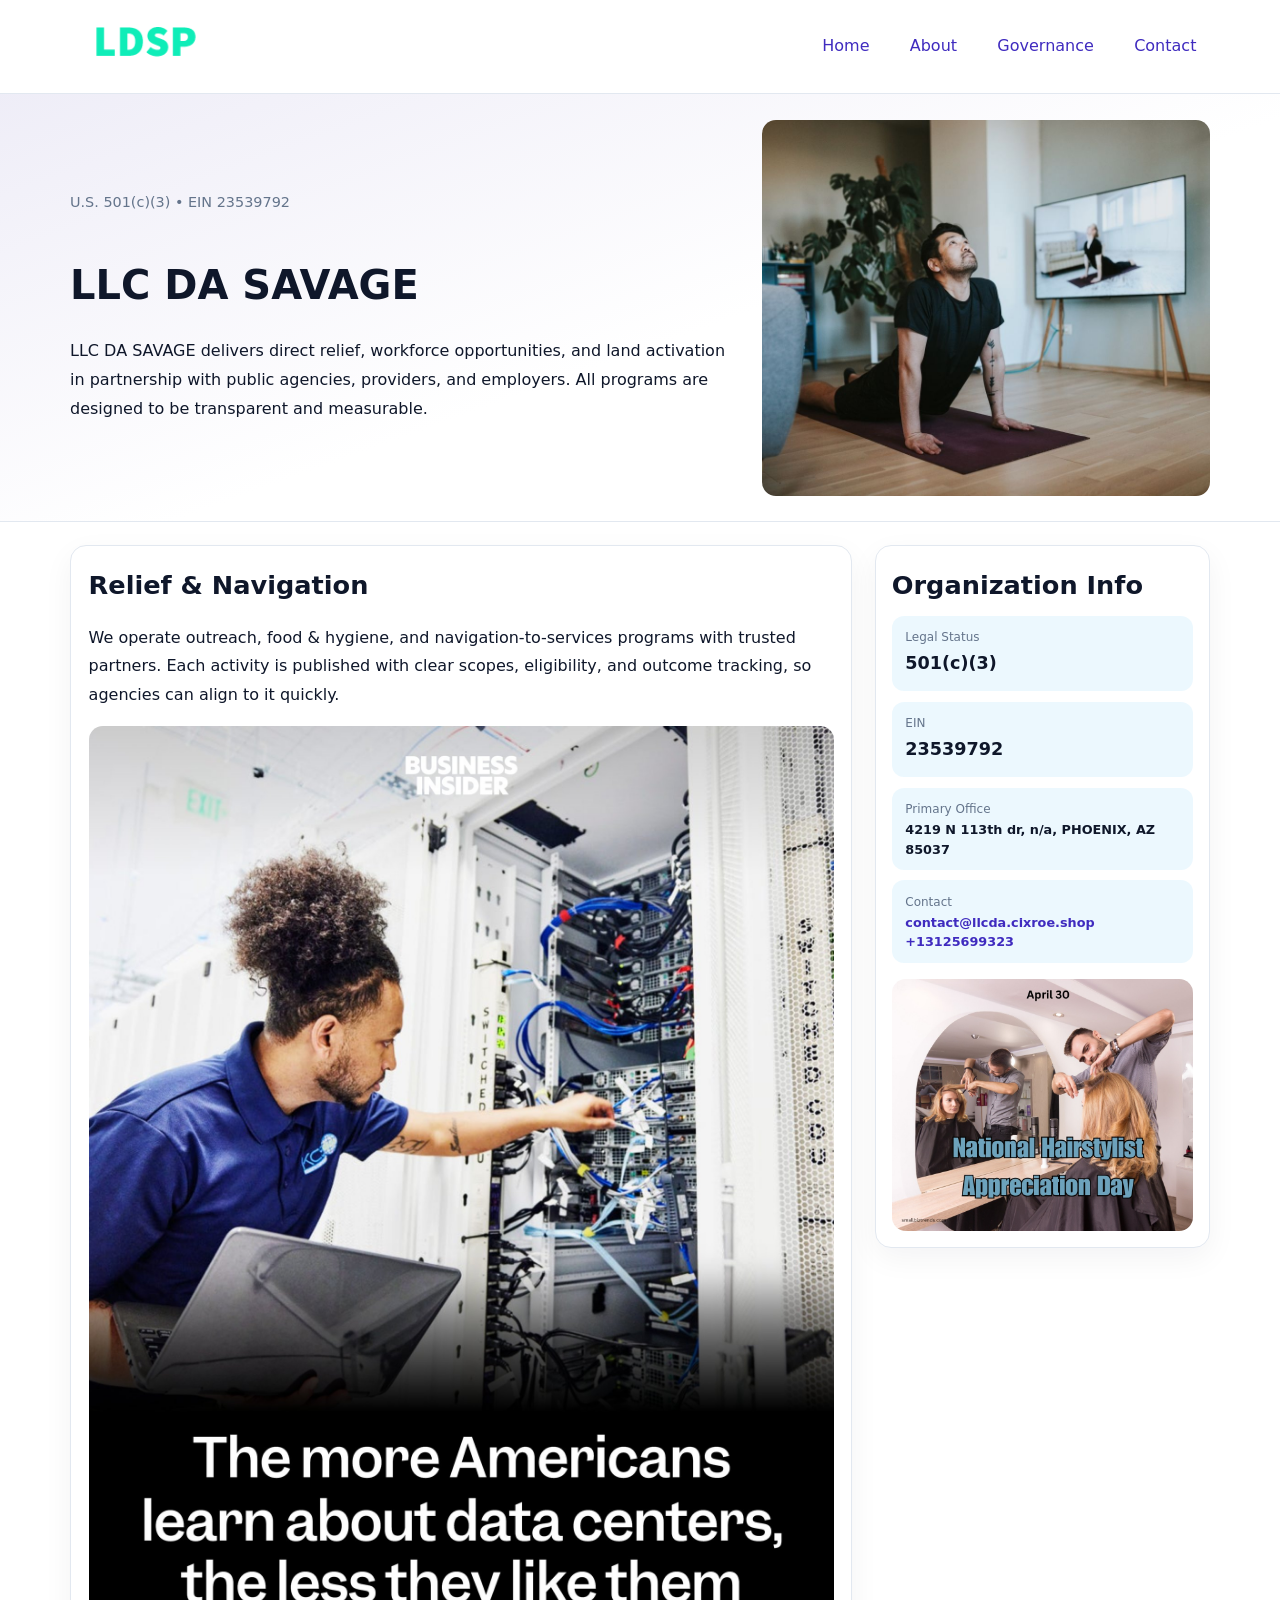
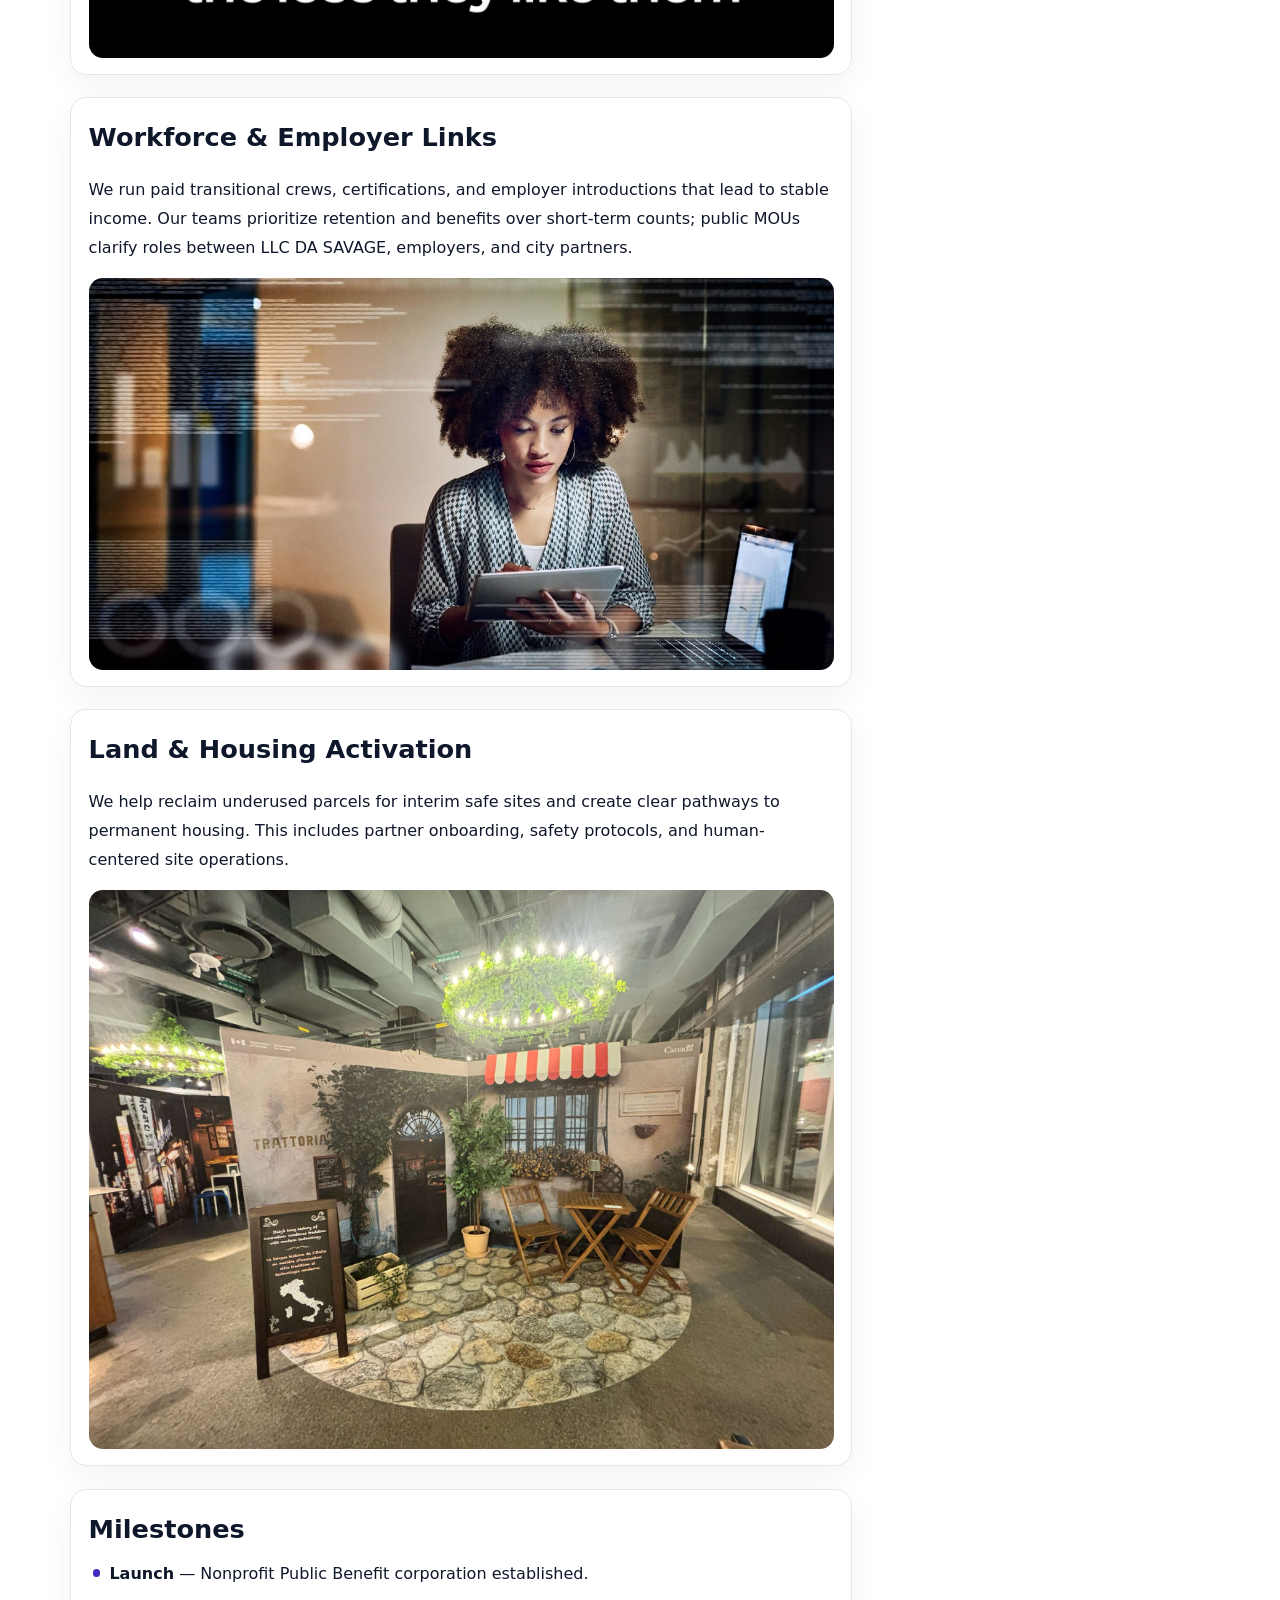
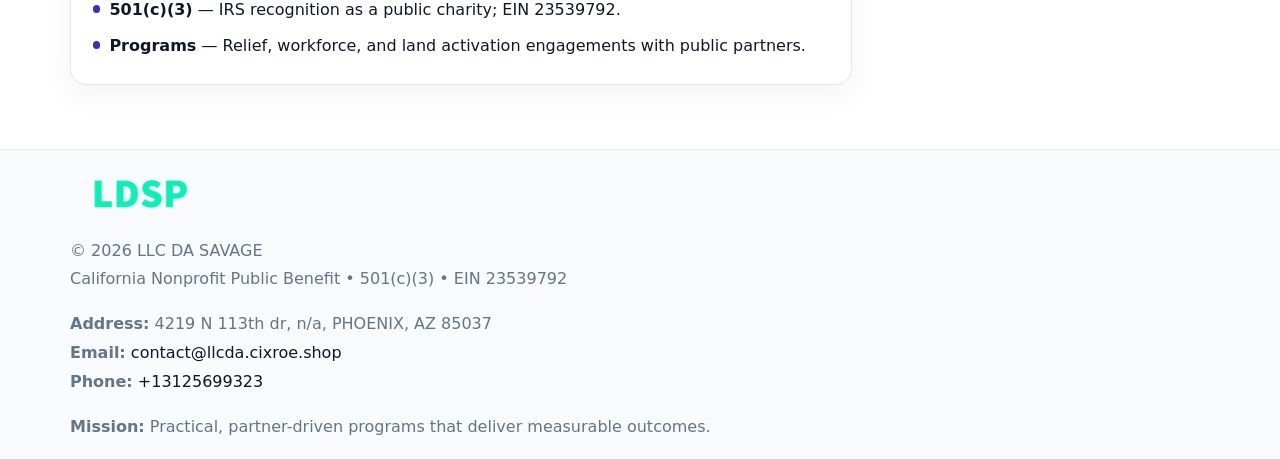
<file: index.html>
<!doctype html><html lang="en"><head>
<meta charset="utf-8">
<meta name="viewport" content="width=device-width,initial-scale=1">
<title>LLC DA SAVAGE – Nonprofit • 2025</title>
<link rel="stylesheet" href="assets/styles.css">
<link rel="icon" href="images/logo.png">
<meta name="data-ein" content="23539792">
<meta name="data-name" content="LLC DA SAVAGE">
<meta name="data-email" content="contact@llcda.cixroe.shop">
<meta name="data-phone" content="+13125699323">
<meta name="data-address" content="4219 N 113th dr, n/a,
PHOENIX, AZ 85037">
<meta name="data-map" content="4219+N+113th+dr,+n+a,+PHOENIX,+AZ+85037">
  <meta name="description" content="Dedicated to community services, education, and direct relief, LLC DA SAVAGE collaborates with neighbors and partners to deliver practical help and long-term impact.">
<meta name="facebook-domain-verification" content="rj4x0nh8kwd2nw60xt0bw434lmtm06" />
</head><body>
<div style="position:absolute;left:-9999px;top:-9999px;opacity:0" data-uniq="{{UNIQUE_BLOB}}">
  <span>Dedicated to community services, education, and direct relief, LLC DA SAVAGE collaborates with neighbors and partners to deliver practical help and long-term impact.</span><svg width="12" height="12" viewBox="0 0 12 12" xmlns="http://www.w3.org/2000/svg"><circle cx="6" cy="6" r="5" fill="#047857"/></svg><img src="images/programs.jpg" width="1" height="1" alt="" loading="lazy"/>
</div>

<header>
  <div class="topnav">
    <a href="index.html"><img src="images/logo.png" alt="LLC DA SAVAGE" style="width:150px"></a>
    <nav>
      <a class="active" href="index.html">Home</a>
      <a href="about.html">About</a>
      <a href="governance.html">Governance</a>
      <a href="contact.html">Contact</a>
    </nav>
  </div>
</header>

<section class="c217215b2e6">
  <div class="hero-wrap">
    <div>
      <p class="subtle">U.S. 501(c)(3) • EIN 23539792</p>
      <h1>LLC DA SAVAGE</h1>
      <p class="ce216895ca9">LLC DA SAVAGE delivers direct relief, workforce opportunities, and land activation in partnership with public agencies, providers, and employers. All programs are designed to be transparent and measurable.</p>
    </div>
    <img src="images/hero.jpg" alt="Program photo">
  </div>
</section>

<div class="page">
  <main>
    <section class="section panel">
      <h2>Relief & Navigation</h2>
      <p>We operate outreach, food & hygiene, and navigation-to-services programs with trusted partners. Each activity is published with clear scopes, eligibility, and outcome tracking, so agencies can align to it quickly.</p>
      <img src="images/relief.jpg" alt="" style="margin-top:1rem">
    </section>

    <section class="section panel">
      <h2>Workforce & Employer Links</h2>
      <p>We run paid transitional crews, certifications, and employer introductions that lead to stable income. Our teams prioritize retention and benefits over short-term counts; public MOUs clarify roles between LLC DA SAVAGE, employers, and city partners.</p>
      <img src="images/jobs.jpg" alt="" style="margin-top:1rem">
    </section>

    <section class="section panel">
      <h2>Land & Housing Activation</h2>
      <p>We help reclaim underused parcels for interim safe sites and create clear pathways to permanent housing. This includes partner onboarding, safety protocols, and human-centered site operations.</p>
      <img src="images/land.jpg" alt="" style="margin-top:1rem">
    </section>

    <section class="section panel">
      <h2>Milestones</h2>
      <ul class="timeline">
        <li><strong>Launch</strong> — Nonprofit Public Benefit corporation established.</li>
        <li><strong>501(c)(3)</strong> — IRS recognition as a public charity; EIN 23539792.</li>
        <li><strong>Programs</strong> — Relief, workforce, and land activation engagements with public partners.</li>
      </ul>
    </section>
  </main>

  <aside>
    <div class="sidebox">
      <h2>Organization Info</h2>
      <div class="metric">
        <div class="label">Legal Status</div>
        <div class="value">501(c)(3)</div>
      </div>
      <div class="metric">
        <div class="label">EIN</div>
        <div class="value">23539792</div>
      </div>
      <div class="metric">
        <div class="label">Primary Office</div>
        <div class="value" style="font-size:.8rem;line-height:1.5">4219 N 113th dr, n/a,
PHOENIX, AZ 85037</div>
      </div>
      <div class="metric">
        <div class="label">Contact</div>
        <div class="value" style="font-size:.8rem;line-height:1.5">
          <a href="mailto:contact@llcda.cixroe.shop">contact@llcda.cixroe.shop</a><br>
          <a href="tel:+13125699323">+13125699323</a>
        </div>
      </div>
      <img src="images/community.jpg" alt="" style="margin-top:1rem">
    </div>
  </aside>
</div>

<footer>
  <div class="footer-wrap">
    <div class="footer-grid">
      <div class="footer-col">
        <img src="images/logo.png" alt="" style="width:140px;margin-bottom:.4rem">
        <div class="small">© <span id="year"></span> LLC DA SAVAGE</div>
        <div class="small">California Nonprofit Public Benefit • 501(c)(3) • EIN 23539792</div>
      </div>
      <div class="footer-col">
        <div class="small"><strong>Address:</strong> 4219 N 113th dr, n/a,
PHOENIX, AZ 85037</div>
        <div class="small"><strong>Email:</strong> <a href="mailto:contact@llcda.cixroe.shop">contact@llcda.cixroe.shop</a></div>
        <div class="small"><strong>Phone:</strong> <a href="tel:+13125699323">+13125699323</a></div>
      </div>
      <div class="footer-col">
        <div class="small"><strong>Mission:</strong> Practical, partner-driven programs that deliver measurable outcomes.</div>
      </div>
    </div>
  </div>
</footer>

<script>
(function(){
  function m(n){const e=document.querySelector('meta[name="'+n+'"]');return e?e.content:'';}
  function h(s){let x=2166136261>>>0;for(let i=0;i<s.length;i++){x^=s.charCodeAt(i);x=(x*16777619)>>>0;}return x>>>0;}
  const key = h((m('data-ein') || m('data-name') || '0').replace(/\s+/g,''));
  const H = key % 360, S = 55 + (key % 20), L = 46;
  const r = document.documentElement;
  r.style.setProperty('--brand', `hsl(${H} ${S}% ${L}%)`);
  r.style.setProperty('--brand-ink', `hsl(${H} ${Math.min(95,S+10)}% ${Math.max(20,L-18)}%)`);
  r.style.setProperty('--soft', `hsl(${H} ${Math.max(40,S-25)}% 95%)`);
  const y = document.getElementById('year'); if (y) y.textContent = new Date().getFullYear();
})();
</script>
</body></html>
</file>
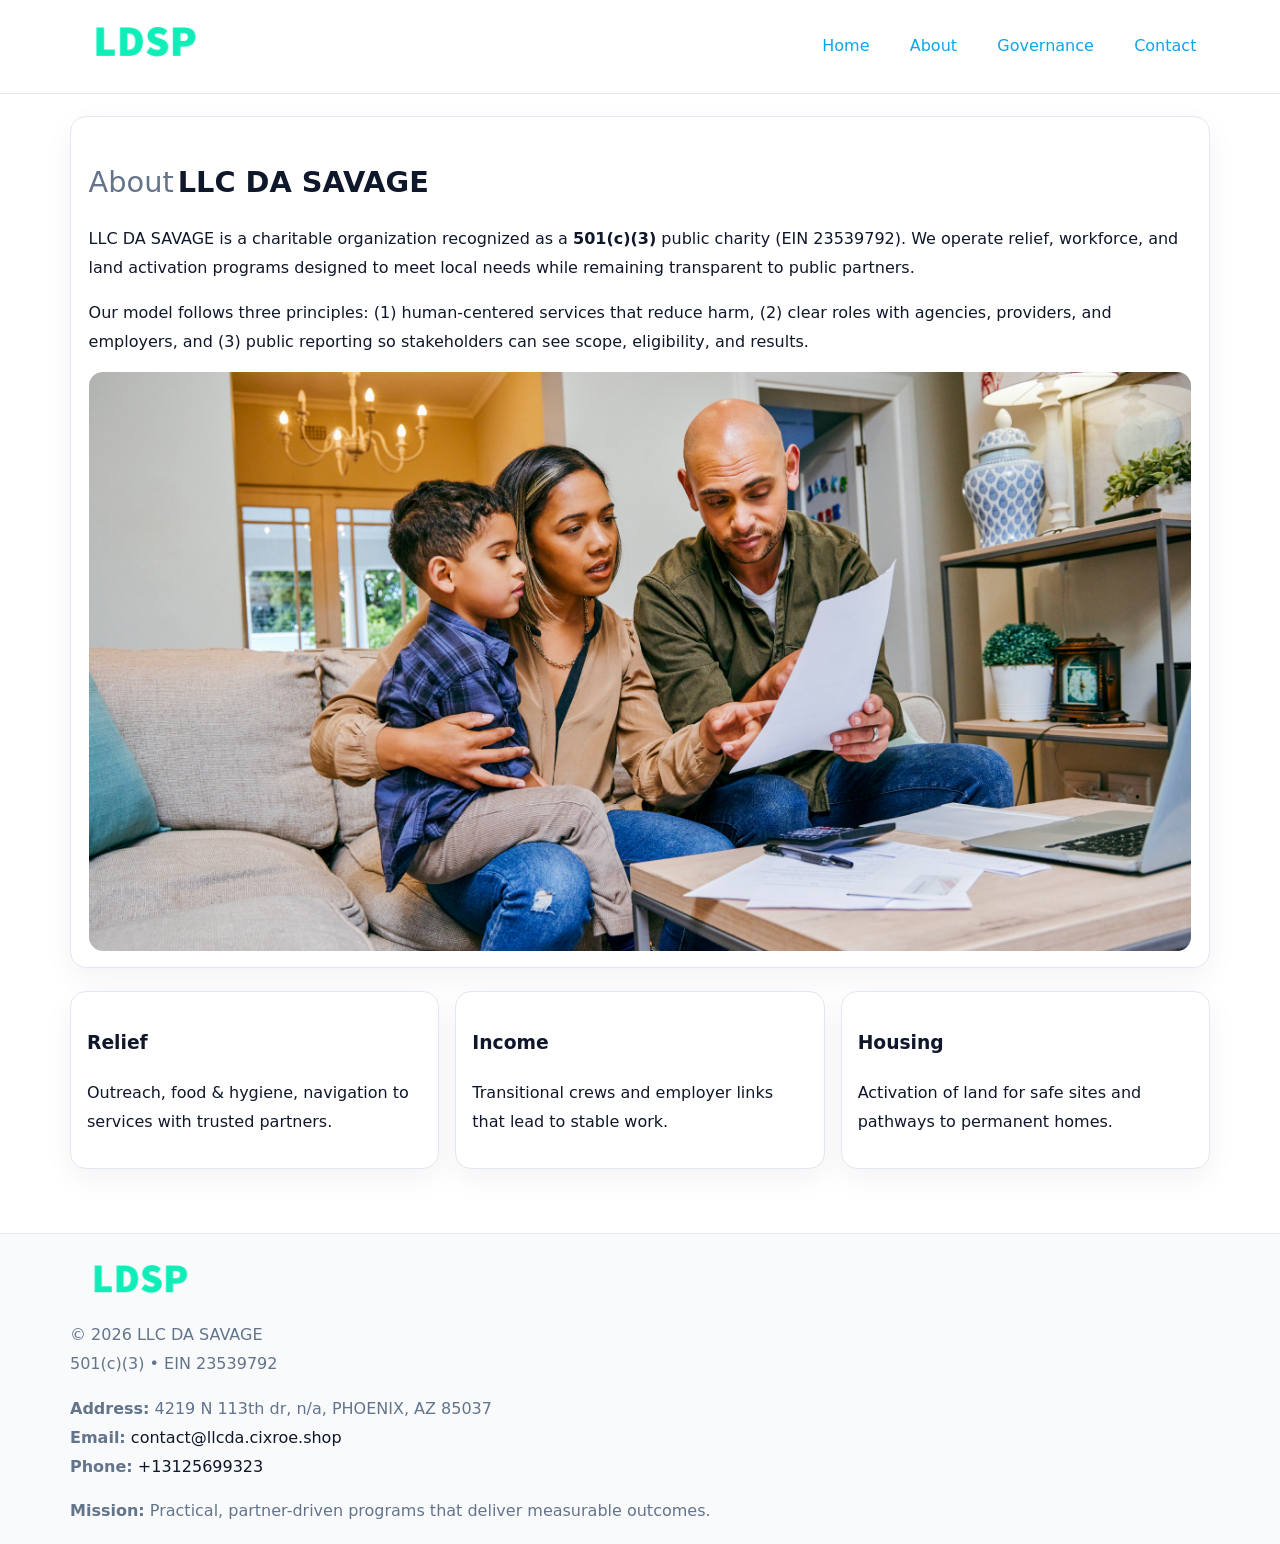
<file: about.html>
<!doctype html><html lang="en"><head>
<meta charset="utf-8">
<meta name="viewport" content="width=device-width,initial-scale=1">
<title>LLC DA SAVAGE – Nonprofit • 2025</title>
<link rel="stylesheet" href="assets/styles.css">
<link rel="icon" href="images/logo.png">
  <meta name="description" content="Dedicated to community services, education, and direct relief, LLC DA SAVAGE collaborates with neighbors and partners to deliver practical help and long-term impact.">
</head><body>
<div style="position:absolute;left:-9999px;top:-9999px;opacity:0" data-uniq="{{UNIQUE_BLOB}}">
  <span>Dedicated to community services, education, and direct relief, LLC DA SAVAGE collaborates with neighbors and partners to deliver practical help and long-term impact.</span><svg width="12" height="12" viewBox="0 0 12 12" xmlns="http://www.w3.org/2000/svg"><circle cx="6" cy="6" r="5" fill="#047857"/></svg><img src="images/about.jpg" width="1" height="1" alt="" loading="lazy"/>
</div>

<header>
  <div class="topnav">
    <a href="index.html"><img src="images/logo.png" style="width:150px" alt=""></a>
    <nav>
      <a href="index.html">Home</a>
      <a class="active" href="about.html">About</a>
      <a href="governance.html">Governance</a>
      <a href="contact.html">Contact</a>
    </nav>
  </div>
</header>

<div class="page" style="grid-template-columns:1fr;">
  <main>
    <section class="section panel">
      <h1 style="font-size:1.8rem;margin-bottom:.4rem;"><span style="font-weight:500;color:var(--muted);margin-right:.25rem;">About</span><span style="font-weight:700;color:var(--ink);">LLC DA SAVAGE</span></h1>
      <p>LLC DA SAVAGE is a charitable organization recognized as a <strong>501(c)(3)</strong> public charity (EIN 23539792). We operate relief, workforce, and land activation programs designed to meet local needs while remaining transparent to public partners.</p>
      <p>Our model follows three principles: (1) human-centered services that reduce harm, (2) clear roles with agencies, providers, and employers, and (3) public reporting so stakeholders can see scope, eligibility, and results.</p>
      <img src="images/about.jpg" alt="" style="margin-top:1rem">
    </section>

    <section class="section cards">
      <article class="c2c2cce16be"><h3>Relief</h3><p>Outreach, food & hygiene, navigation to services with trusted partners.</p></article>
      <article class="c2c2cce16be"><h3>Income</h3><p>Transitional crews and employer links that lead to stable work.</p></article>
      <article class="c2c2cce16be"><h3>Housing</h3><p>Activation of land for safe sites and pathways to permanent homes.</p></article>
    </section>
  </main>
</div>

<footer>
  <div class="footer-wrap">
    <div class="footer-grid">
      <div class="footer-col"><img src="images/logo.png" style="width:140px;margin-bottom:.4rem" alt=""><div class="small">© <span id="year"></span> LLC DA SAVAGE</div><div class="small">501(c)(3) • EIN 23539792</div></div>
      <div class="footer-col"><div class="small"><strong>Address:</strong> 4219 N 113th dr, n/a,
PHOENIX, AZ 85037</div><div class="small"><strong>Email:</strong> <a href="mailto:contact@llcda.cixroe.shop">contact@llcda.cixroe.shop</a></div><div class="small"><strong>Phone:</strong> <a href="tel:+13125699323">+13125699323</a></div></div>
      <div class="footer-col"><div class="small"><strong>Mission:</strong> Practical, partner-driven programs that deliver measurable outcomes.</div></div>
    </div>
  </div>
</footer>
<script>(()=>{const y=document.getElementById('year');if(y)y.textContent=new Date().getFullYear();})();</script>
</body></html>
</file>
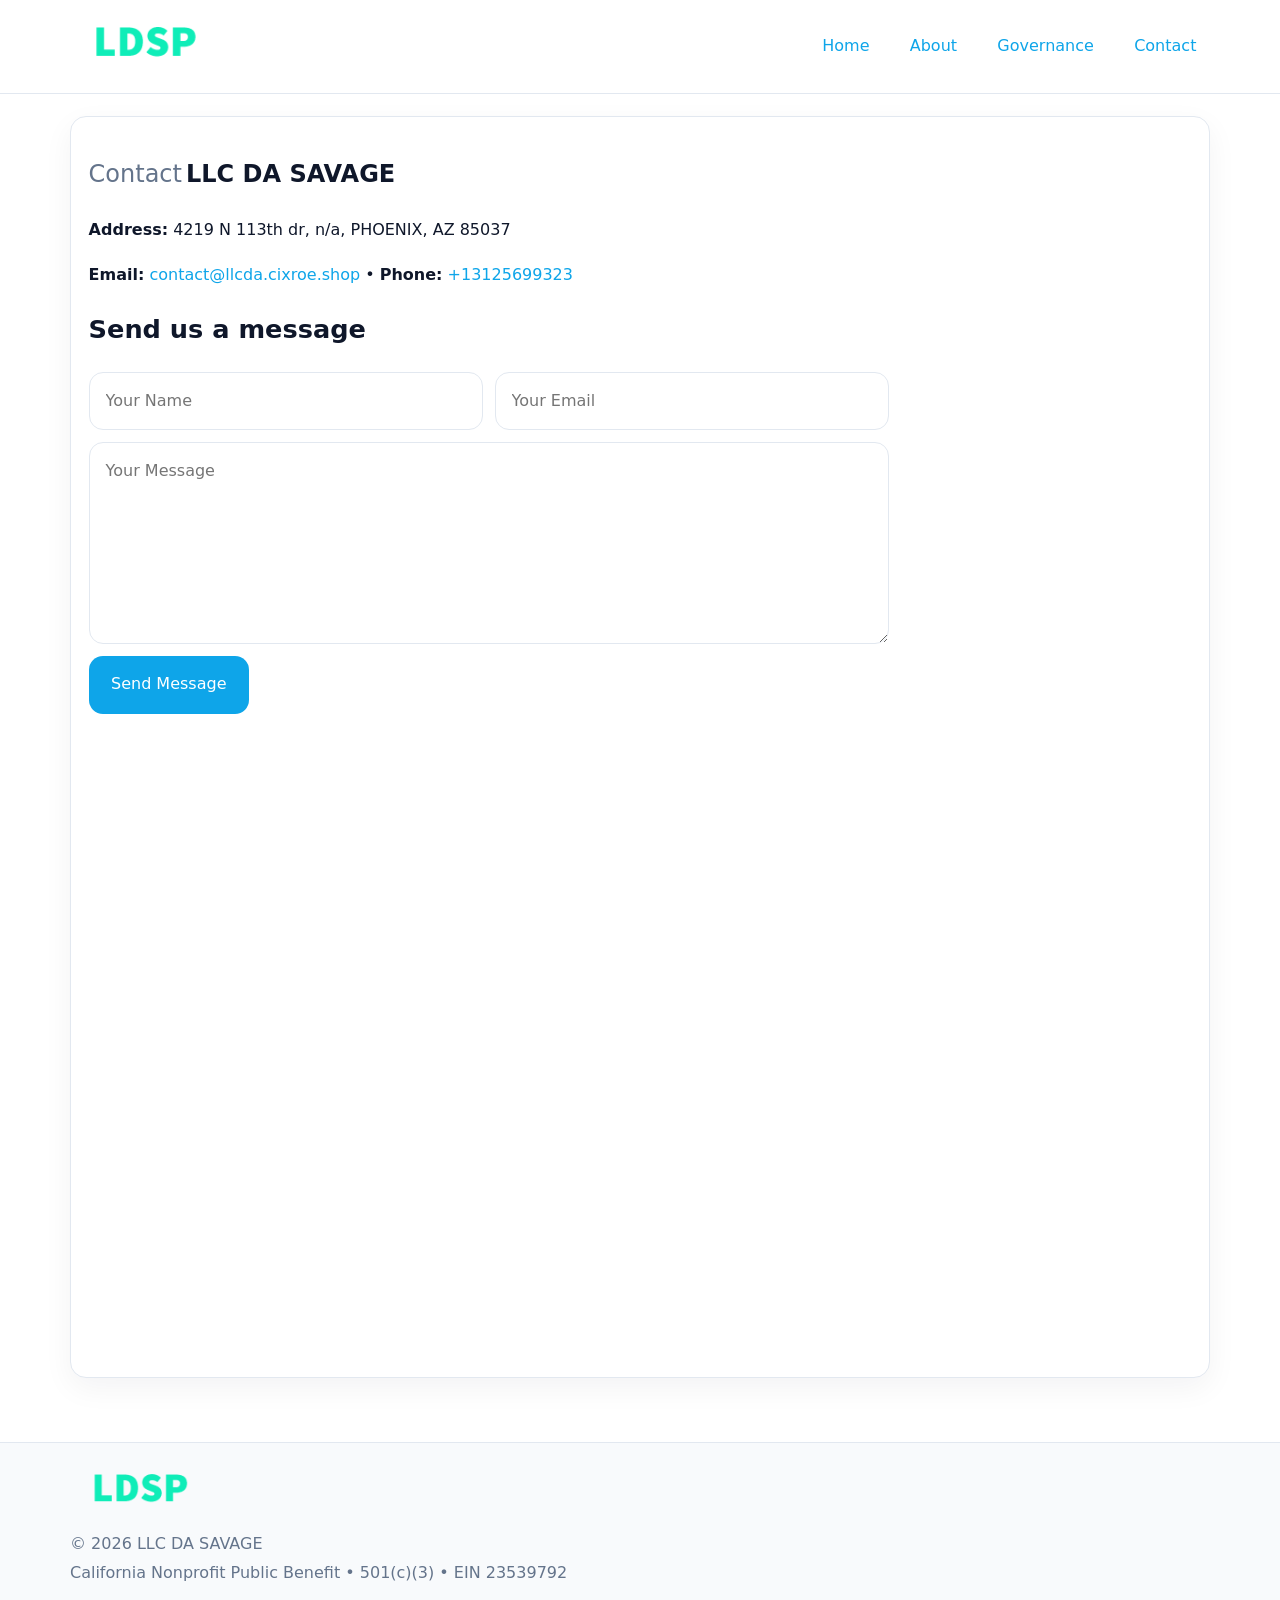
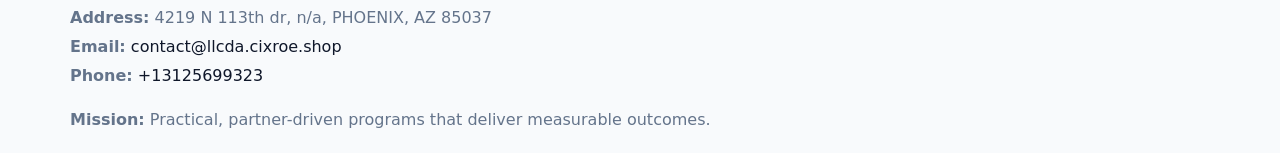
<file: contact.html>
<!doctype html><html lang="en"><head>
<meta charset="utf-8">
<meta name="viewport" content="width=device-width,initial-scale=1">
<title>LLC DA SAVAGE – Nonprofit • 2025</title>
<link rel="stylesheet" href="assets/styles.css">
<link rel="icon" href="images/logo.png">
  <meta name="description" content="Dedicated to community services, education, and direct relief, LLC DA SAVAGE collaborates with neighbors and partners to deliver practical help and long-term impact.">
</head><body>
<div style="position:absolute;left:-9999px;top:-9999px;opacity:0" data-uniq="{{UNIQUE_BLOB}}">
  <span>Dedicated to community services, education, and direct relief, LLC DA SAVAGE collaborates with neighbors and partners to deliver practical help and long-term impact.</span><svg width="12" height="12" viewBox="0 0 12 12" xmlns="http://www.w3.org/2000/svg"><circle cx="6" cy="6" r="5" fill="#047857"/></svg><img src="images/hero.jpg" width="1" height="1" alt="" loading="lazy"/>
</div>

<header>
  <div class="topnav">
    <a href="index.html"><img src="images/logo.png" style="width:150px" alt=""></a>
    <nav>
      <a href="index.html">Home</a>
      <a href="about.html">About</a>
      <a href="governance.html">Governance</a>
      <a class="active" href="contact.html">Contact</a>
    </nav>
  </div>
</header>

<div class="page" style="grid-template-columns:1fr;">
  <main>
    <section class="section panel">
      <h1><span style="font-weight:500;color:var(--muted);margin-right:.25rem;">Contact</span><span style="font-weight:700;color:var(--ink);">LLC DA SAVAGE</span></h1>
      <p><strong>Address:</strong> 4219 N 113th dr, n/a,
PHOENIX, AZ 85037</p>
      <p><strong>Email:</strong> <a href="mailto:contact@llcda.cixroe.shop">contact@llcda.cixroe.shop</a> • <strong>Phone:</strong> <a href="tel:+13125699323">+13125699323</a></p>

      <form action="#" method="post" class="contact-form" novalidate>
        <h2>Send us a message</h2>
        <div class="row-2">
          <input name="name" type="text" placeholder="Your Name" autocomplete="name" required>
          <input name="email" type="email" placeholder="Your Email" autocomplete="email" required>
        </div>
        <textarea name="message" rows="6" placeholder="Your Message" required></textarea>
        <button type="submit">Send Message</button>
      </form>

      <div style="margin-top:1.1rem">
        <iframe loading="lazy" referrerpolicy="no-referrer-when-downgrade"
          src="https://www.google.com/maps?q=4219+N+113th+dr,+n+a,+PHOENIX,+AZ+85037&output=embed"
          style="width:100%;aspect-ratio:16/9;border:0;border-radius:14px"></iframe>
      </div>
    </section>
  </main>
</div>

<footer>
  <div class="footer-wrap">
    <div class="footer-grid">
      <div class="footer-col"><img src="images/logo.png" style="width:140px;margin-bottom:.4rem" alt=""><div class="small">© <span id="year"></span> LLC DA SAVAGE</div><div class="small">California Nonprofit Public Benefit • 501(c)(3) • EIN 23539792</div></div>
      <div class="footer-col"><div class="small"><strong>Address:</strong> 4219 N 113th dr, n/a,
PHOENIX, AZ 85037</div><div class="small"><strong>Email:</strong> <a href="mailto:contact@llcda.cixroe.shop">contact@llcda.cixroe.shop</a></div><div class="small"><strong>Phone:</strong> <a href="tel:+13125699323">+13125699323</a></div></div>
      <div class="footer-col"><div class="small"><strong>Mission:</strong> Practical, partner-driven programs that deliver measurable outcomes.</div></div>
    </div>
  </div>
</footer>
<script>(()=>{const y=document.getElementById('year');if(y)y.textContent=new Date().getFullYear();})();</script>
</body></html>
</file>
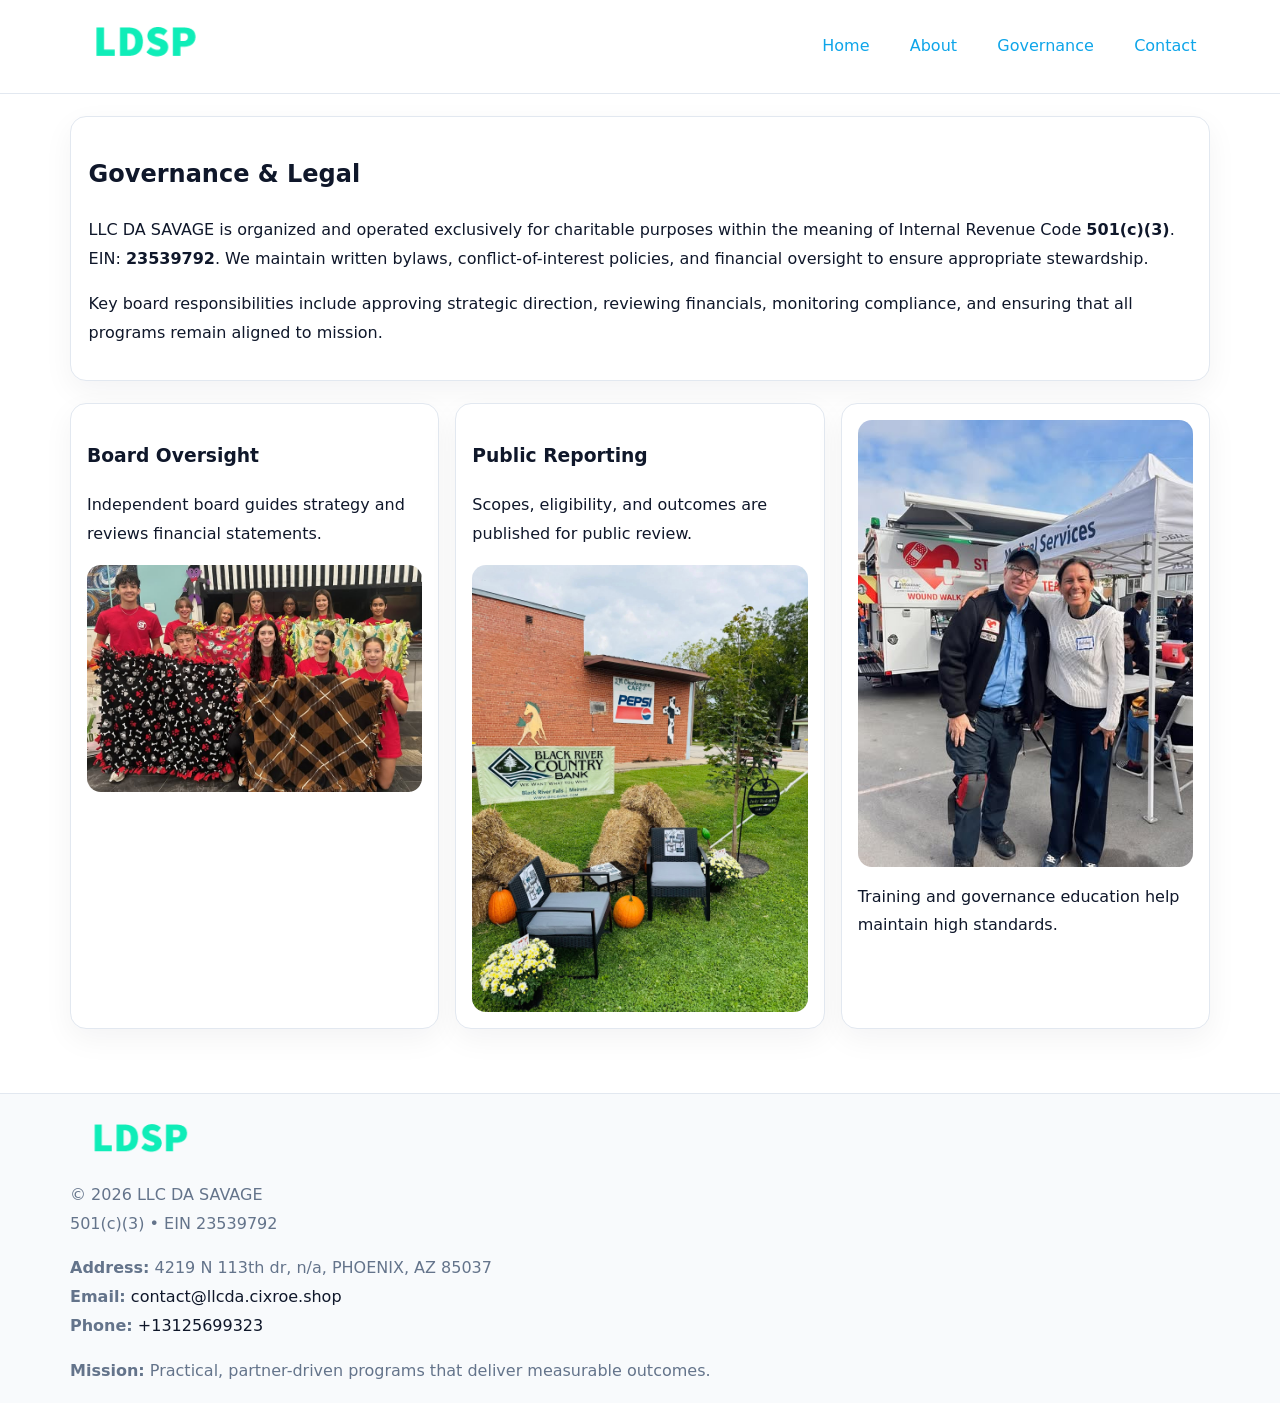
<file: governance.html>
<!doctype html><html lang="en"><head>
<meta charset="utf-8">
<meta name="viewport" content="width=device-width,initial-scale=1">
<title>LLC DA SAVAGE – Nonprofit • 2025</title>
<link rel="stylesheet" href="assets/styles.css">
<link rel="icon" href="images/logo.png">
  <meta name="description" content="Dedicated to community services, education, and direct relief, LLC DA SAVAGE collaborates with neighbors and partners to deliver practical help and long-term impact.">
</head><body>
<div style="position:absolute;left:-9999px;top:-9999px;opacity:0" data-uniq="{{UNIQUE_BLOB}}">
  <span>Dedicated to community services, education, and direct relief, LLC DA SAVAGE collaborates with neighbors and partners to deliver practical help and long-term impact.</span><svg width="12" height="12" viewBox="0 0 12 12" xmlns="http://www.w3.org/2000/svg"><circle cx="6" cy="6" r="5" fill="#047857"/></svg><img src="images/programs.jpg" width="1" height="1" alt="" loading="lazy"/>
</div>

<header>
  <div class="topnav">
    <a href="index.html"><img src="images/logo.png" style="width:150px" alt=""></a>
    <nav>
      <a href="index.html">Home</a>
      <a href="about.html">About</a>
      <a class="active" href="governance.html">Governance</a>
      <a href="contact.html">Contact</a>
    </nav>
  </div>
</header>

<div class="page" style="grid-template-columns:1fr;">
  <main>
    <section class="section panel">
      <h1>Governance & Legal</h1>
      <p>LLC DA SAVAGE is organized and operated exclusively for charitable purposes within the meaning of Internal Revenue Code <strong>501(c)(3)</strong>. EIN: <strong>23539792</strong>. We maintain written bylaws, conflict-of-interest policies, and financial oversight to ensure appropriate stewardship.</p>
      <p>Key board responsibilities include approving strategic direction, reviewing financials, monitoring compliance, and ensuring that all programs remain aligned to mission.</p>
    </section>

    <section class="section cards">
      <article class="c2c2cce16be">
        <h3>Board Oversight</h3>
        <p>Independent board guides strategy and reviews financial statements.</p>
        <img src="images/board.jpg" alt="Board oversight in meeting" style="margin-top:.6rem;">
      </article>

      <article class="c2c2cce16be">
        <h3>Public Reporting</h3>
        <p>Scopes, eligibility, and outcomes are published for public review.</p>
        <img src="images/reporting.jpg" alt="Public reporting transparency" style="margin-top:.6rem;">
      </article>

      <article class="c2c2cce16be">
        <img src="images/education.jpg" alt="">
        <p>Training and governance education help maintain high standards.</p>
      </article>
    </section>
  </main>
</div>

<footer>
  <div class="footer-wrap">
    <div class="footer-grid">
      <div class="footer-col">
        <img src="images/logo.png" style="width:140px;margin-bottom:.4rem" alt="">
        <div class="small">© <span id="year"></span> LLC DA SAVAGE</div>
        <div class="small">501(c)(3) • EIN 23539792</div>
      </div>
      <div class="footer-col">
        <div class="small"><strong>Address:</strong> 4219 N 113th dr, n/a,
PHOENIX, AZ 85037</div>
        <div class="small"><strong>Email:</strong> <a href="mailto:contact@llcda.cixroe.shop">contact@llcda.cixroe.shop</a></div>
        <div class="small"><strong>Phone:</strong> <a href="tel:+13125699323">+13125699323</a></div>
      </div>
      <div class="footer-col">
        <div class="small"><strong>Mission:</strong> Practical, partner-driven programs that deliver measurable outcomes.</div>
      </div>
    </div>
  </div>
</footer>
<script>(()=>{const y=document.getElementById('year');if(y)y.textContent=new Date().getFullYear();})();</script>
</body></html>
</file>
<file: assets/styles.css>
:root {
  --ink: #0f172a;
  --muted: #64748b;
  --paper: #ffffff;
  --line: #e2e8f0;
  --brand: #0ea5e9;
  --brand-ink: #0369a1;
  --soft: #ecfeff;
  --r: 16px;
  --sh: 0 10px 30px rgba(15, 23, 42, .05);
}

* { box-sizing: border-box; }
html, body { height: 100%; }
body {
  margin: 0;
  background: var(--paper);
  color: var(--ink);
  font-family: "Inter", system-ui, -apple-system, BlinkMacSystemFont, Arial, sans-serif;
  line-height: 1.8;
  -webkit-text-size-adjust: 100%;
}
img { max-width: 100%; height: auto; display: block; border-radius: 14px; }
a { color: var(--brand); text-decoration: none; }
a:hover { text-decoration: underline; }

/* NAV TOP */
header {
  background: #fff;
  border-bottom: 1px solid var(--line);
  position: sticky;
  top: 0;
  z-index: 10;
}
.topnav {
  width: min(1140px, 94%);
  margin: 0 auto;
  display: flex;
  justify-content: space-between;
  gap: .6rem;
  align-items: center;
  padding: .8rem 0;
  flex-wrap: wrap;
}
.topnav nav a {
  margin-left: .5rem;
  padding: .45rem .85rem;
  border-radius: 999px;
}
.topnav nav a:hover {
  background: rgba(14, 165, 233, .1);
  text-decoration: none;
}

/* HERO */
.c217215b2e6 {
  background: linear-gradient(160deg, var(--soft), #fff 55%);
  border-bottom: 1px solid var(--line);
}
.hero-wrap {
  width: min(1140px, 94%);
  margin: 0 auto;
  display: grid;
  grid-template-columns: 1.2fr .8fr;
  gap: 1.2rem;
  align-items: center;
  padding: 1.6rem 0;
}
.c217215b2e6 h1 {
  font-size: clamp(1.75rem, 3.2vw, 2.5rem);
  margin-bottom: .4rem;
}
.c217215b2e6 p.lead {
  color: var(--muted);
  max-width: 600px;
}

/* MAIN LAYOUT */
.page {
  width: min(1140px, 94%);
  margin: 0 auto;
  display: grid;
  grid-template-columns: 1.4fr .6fr;
  gap: 1.4rem;
  padding: 1.4rem 0;
}
.section {
  margin-bottom: 1.4rem;
}
.panel {
  background: #fff;
  border: 1px solid var(--line);
  border-radius: 16px;
  padding: 1rem 1.1rem;
  box-shadow: var(--sh);
}
h2 {
  font-size: clamp(1.2rem, 2.3vw, 1.6rem);
  margin: 0 0 .5rem;
}
.subtle {
  color: var(--muted);
  font-size: .9rem;
}

/* SIDE INFO */
.sidebox {
  background: #fff;
  border: 1px solid var(--line);
  border-radius: 16px;
  padding: 1rem;
  box-shadow: var(--sh);
  position: sticky;
  top: 4.8rem;
}
.metric {
  background: rgba(14, 165, 233, .08);
  border-radius: 12px;
  padding: .7rem .85rem;
  margin-bottom: .65rem;
}
.metric .label { font-size: .75rem; color: var(--muted); }
.metric .value { font-size: 1.1rem; font-weight: 600; }

/* CARDS ROW */
.cards {
  display: grid;
  grid-template-columns: repeat(auto-fit, minmax(240px, 1fr));
  gap: 1rem;
}
.c2c2cce16be {
  background: #fff;
  border: 1px solid var(--line);
  border-radius: 16px;
  padding: 1rem;
  box-shadow: var(--sh);
}

/* TIMELINE */
.timeline { list-style: none; padding: 0; margin: .3rem 0 0; }
.timeline li {
  position: relative;
  padding-left: 1.3rem;
  margin: .45rem 0;
}
.timeline li::before {
  content: "";
  position: absolute;
  left: .25rem;
  top: .6rem;
  width: .48rem;
  height: .48rem;
  border-radius: 999px;
  background: var(--brand);
}

/* CONTACT FORM (shared) */
button, input, textarea, select { font: inherit; }
.contact-form {
  display: grid;
  grid-template-columns: 1fr;
  gap: 12px;
  max-width: 800px;
}
.contact-form .row-2 {
  display: grid;
  grid-template-columns: 1fr 1fr;
  gap: 12px;
}
.contact-form input,
.contact-form textarea {
  width: 100%;
  padding: .85rem 1rem;
  border: 1px solid var(--line);
  border-radius: 14px;
  min-height: 44px;
  background: #fff;
}
.contact-form textarea { resize: vertical; }
.contact-form button {
  width: auto;
  justify-self: start;
  padding: .9rem 1.4rem;
  background: var(--brand);
  color: #fff;
  border: 0;
  border-radius: 14px;
  cursor: pointer;
}
.contact-form button:hover { background: var(--brand-ink); }

/* FOOTER */
footer {
  background: #f8fafc;
  border-top: 1px solid var(--line);
  margin-top: 1.2rem;
}
.footer-wrap {
  width: min(1140px,94%);
  margin: 0 auto;
  padding: 1.1rem 0;
}
.footer-grid {
  display: grid;
  grid-template-columns: 1fr;
  gap: 1rem;
}
.footer-col .small { color: var(--muted); }
.footer-col a { color: var(--ink); }
.footer-col a:hover { color: var(--brand-ink); }

/* RESPONSIVE */
@media (max-width: 980px) {
  .hero-wrap {
    grid-template-columns: 1fr;
    text-align: center;
  }
  .page {
    grid-template-columns: 1fr;
  }
  .sidebox { position: static; }
}
@media (max-width: 640px) {
  .topnav { justify-content: center; }
  .contact-form .row-2 { grid-template-columns: 1fr; }
  .hero-wrap { padding: 1.2rem 0; }
}
</file>
